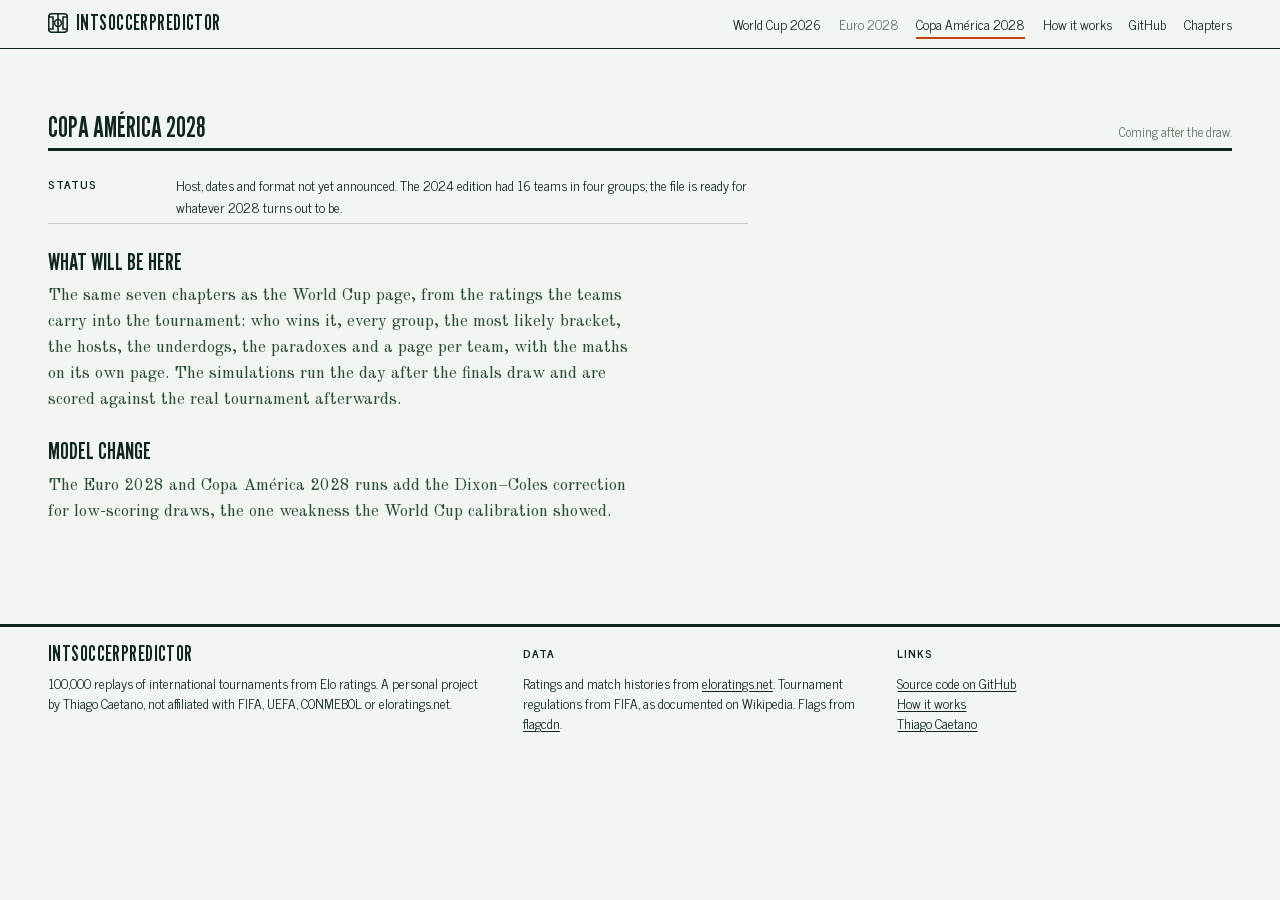
<file: site/copa-america-2028.html>
<!DOCTYPE html>
<html lang="en">
<head>
<meta charset="utf-8">
<meta name="viewport" content="width=device-width, initial-scale=1">
<title>IntSoccerPredictor · Copa América 2028</title>
<meta name="description" content="CONMEBOL Copa América 2028, simulated once the draw is held.">
<link rel="preload" href="fonts/league-gothic-400-latin.woff2" as="font" type="font/woff2" crossorigin>
<link rel="stylesheet" href="css/fonts.css">
<link rel="stylesheet" href="css/site.css">
<link rel="icon" type="image/png" sizes="32x32" href="favicon-32.png">
<link rel="icon" type="image/svg+xml" href="favicon.svg">
<link rel="apple-touch-icon" href="apple-touch-icon.png">
</head>
<body>
<header class="site-header">
  <a class="wordmark" href="/world-cup-2026"><img src="favicon.svg" alt="" width="20" height="20">IntSoccerPredictor</a>
  <nav aria-label="Site">
    <a href="/world-cup-2026">World Cup 2026</a>
    <a class="soon" href="/euro-2028">Euro 2028</a>
    <a href="/copa-america-2028" aria-current="page">Copa América 2028</a>
    <a href="/how-it-works">How it works</a>
    <a href="https://github.com/tcaetanoa-droid/IntSoccerPredictor">GitHub</a>
    <button class="chapters-btn" type="button" popovertarget="chapters">Chapters</button>
  </nav>
</header>
<nav id="chapters" popover aria-label="Chapters">
  <div class="sitenav">
    <a href="/world-cup-2026">World Cup 2026</a>
    <a class="soon" href="/euro-2028">Euro 2028</a>
    <a href="/copa-america-2028" aria-current="page">Copa América 2028</a>
    <a href="/how-it-works">How it works</a>
    <a href="https://github.com/tcaetanoa-droid/IntSoccerPredictor">GitHub</a>
  </div>
  <a href="/world-cup-2026#who-wins-it" autofocus>Who wins it</a>
  <a href="/world-cup-2026#group-stage">Group stage</a>
  <a href="/world-cup-2026#bracket">The bracket</a>
  <a href="/world-cup-2026#hosts">The hosts</a>
  <a href="/world-cup-2026#underdogs">Underdogs</a>
  <a href="/world-cup-2026#paradoxes">Paradoxes</a>
  <a href="/world-cup-2026#pick-a-team">Pick a team</a>
</nav>
<main class="sheet">
<section class="chapter">
  <div class="mast"><h1 class="mt">Copa América 2028</h1><div class="mi">Coming after the draw.</div></div>
  <dl class="facts">
    <div><dt>Status</dt><dd>Host, dates and format not yet announced. The 2024 edition had 16 teams in four groups; the file is ready for whatever 2028 turns out to be.</dd></div>
  </dl>
  <h2>What will be here</h2>
  <p class="intro">The same seven chapters as the World Cup page, from the ratings the teams carry into the tournament: who wins it, every group, the most likely bracket, the hosts, the underdogs, the paradoxes and a page per team, with the maths on its own page. The simulations run the day after the finals draw and are scored against the real tournament afterwards.</p>
  <h2>Model change</h2>
  <p class="intro">The Euro 2028 and Copa América 2028 runs add the Dixon–Coles correction for low-scoring draws, the one weakness the World Cup calibration showed.</p>
</section>
</main>
<footer class="site-footer">
  <div><a class="wordmark" href="/world-cup-2026">IntSoccerPredictor</a>
    <p>100,000 replays of international tournaments from Elo ratings. A personal project by Thiago Caetano, not affiliated with FIFA, UEFA, CONMEBOL or eloratings.net.</p></div>
  <div><div class="fh">Data</div><p>Ratings and match histories from <a href="https://eloratings.net">eloratings.net</a>. Tournament regulations from FIFA, as documented on Wikipedia. Flags from <a href="https://flagcdn.com">flagcdn</a>.</p></div>
  <div><div class="fh">Links</div><p><a href="https://github.com/tcaetanoa-droid/IntSoccerPredictor">Source code on GitHub</a><br><a href="/how-it-works">How it works</a><br><a href="/thiago">Thiago Caetano</a></p></div>
</footer>
<script type="module" src="js/header.js"></script>
</body>
</html>
</file>
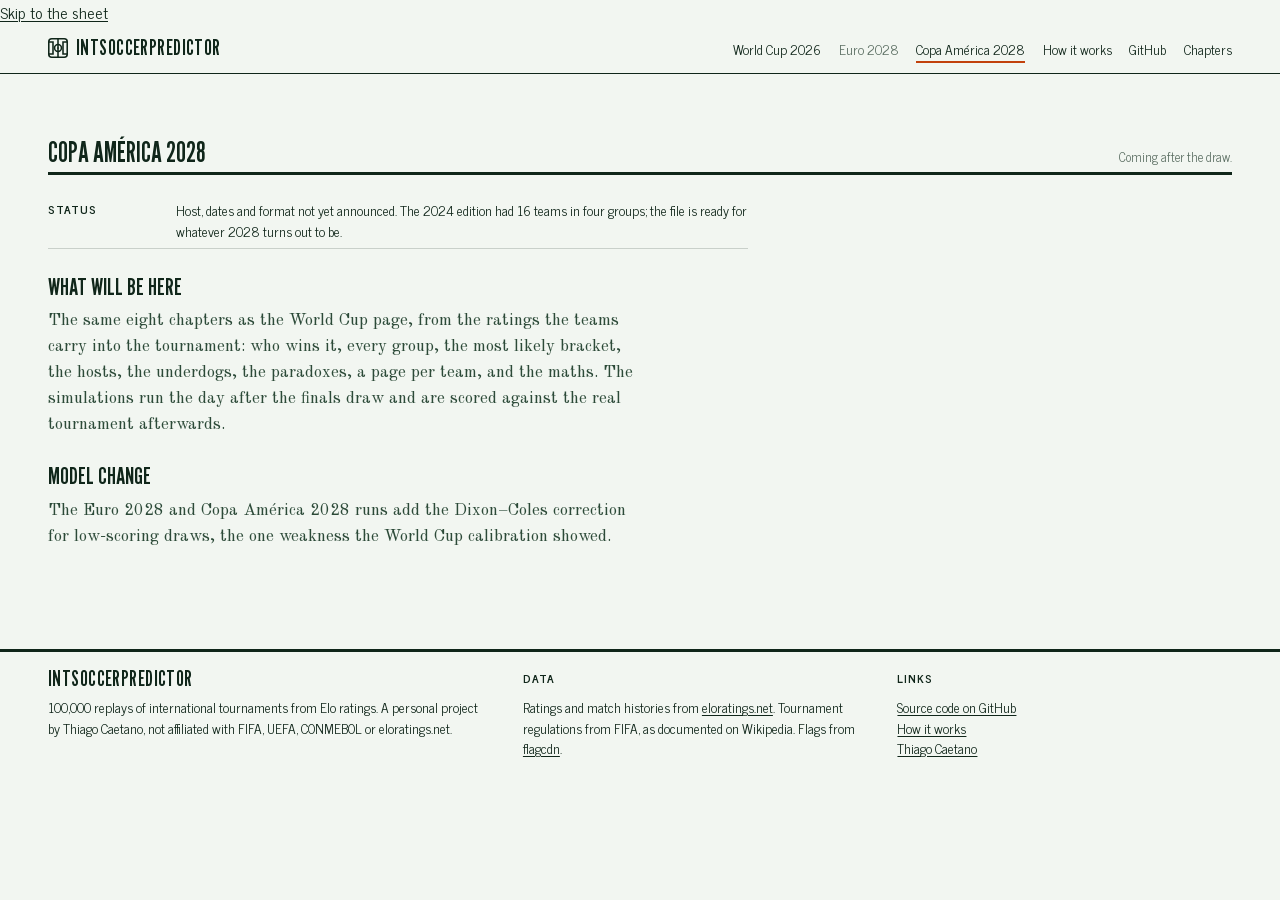
<file: site/copa2028.html>
<!DOCTYPE html>
<html lang="en">
<head>
<meta charset="utf-8">
<meta name="viewport" content="width=device-width, initial-scale=1">
<title>IntSoccerPredictor · Copa América 2028</title>
<meta name="description" content="CONMEBOL Copa América 2028, simulated once the draw is held.">
<link rel="preload" href="fonts/league-gothic-400-latin.woff2" as="font" type="font/woff2" crossorigin>
<link rel="stylesheet" href="css/fonts.css">
<link rel="stylesheet" href="css/site.css">
<link rel="icon" type="image/png" sizes="32x32" href="favicon-32.png">
<link rel="icon" type="image/svg+xml" href="favicon.svg">
<link rel="apple-touch-icon" href="apple-touch-icon.png">
</head>
<body>
<a class="skip" href="#sheet">Skip to the sheet</a>
<header class="site-header">
  <a class="wordmark" href="index.html"><img src="favicon.svg" alt="" width="20" height="20">IntSoccerPredictor</a>
  <nav aria-label="Site">
    <a href="index.html">World Cup 2026</a>
    <a class="soon" href="euro2028.html">Euro 2028</a>
    <a href="copa2028.html" aria-current="page">Copa América 2028</a>
    <a href="how-it-works.html">How it works</a>
    <a href="https://github.com/tcaetanoa-droid/IntSoccerPredictor">GitHub</a>
    <button class="chapters-btn" type="button" popovertarget="chapters">Chapters</button>
  </nav>
</header>
<nav id="chapters" popover aria-label="Chapters">
  <div class="sitenav">
    <a href="index.html">World Cup 2026</a>
    <a class="soon" href="euro2028.html">Euro 2028</a>
    <a href="copa2028.html" aria-current="page">Copa América 2028</a>
    <a href="how-it-works.html">How it works</a>
    <a href="https://github.com/tcaetanoa-droid/IntSoccerPredictor">GitHub</a>
  </div>
  <a href="index.html#who-wins-it" autofocus>Who wins it</a>
  <a href="index.html#group-stage">Group stage</a>
  <a href="index.html#bracket">The bracket</a>
  <a href="index.html#hosts">The hosts</a>
  <a href="index.html#underdogs">Underdogs</a>
  <a href="index.html#paradoxes">Paradoxes</a>
  <a href="index.html#pick-a-team">Pick a team</a>
</nav>
<main class="sheet" id="sheet" tabindex="-1">
<section class="chapter">
  <div class="mast"><h1 class="mt">Copa América 2028</h1><div class="mi">Coming after the draw.</div></div>
  <dl class="facts">
    <div><dt>Status</dt><dd>Host, dates and format not yet announced. The 2024 edition had 16 teams in four groups; the file is ready for whatever 2028 turns out to be.</dd></div>
  </dl>
  <h2>What will be here</h2>
  <p class="intro">The same eight chapters as the World Cup page, from the ratings the teams carry into the tournament: who wins it, every group, the most likely bracket, the hosts, the underdogs, the paradoxes, a page per team, and the maths. The simulations run the day after the finals draw and are scored against the real tournament afterwards.</p>
  <h2>Model change</h2>
  <p class="intro">The Euro 2028 and Copa América 2028 runs add the Dixon–Coles correction for low-scoring draws, the one weakness the World Cup calibration showed.</p>
</section>
</main>
<footer class="site-footer">
  <div><a class="wordmark" href="index.html">IntSoccerPredictor</a>
    <p>100,000 replays of international tournaments from Elo ratings. A personal project by Thiago Caetano, not affiliated with FIFA, UEFA, CONMEBOL or eloratings.net.</p></div>
  <div><div class="fh">Data</div><p>Ratings and match histories from <a href="https://eloratings.net">eloratings.net</a>. Tournament regulations from FIFA, as documented on Wikipedia. Flags from <a href="https://flagcdn.com">flagcdn</a>.</p></div>
  <div><div class="fh">Links</div><p><a href="https://github.com/tcaetanoa-droid/IntSoccerPredictor">Source code on GitHub</a><br><a href="how-it-works.html">How it works</a><br><a href="thiago.html">Thiago Caetano</a></p></div>
</footer>
<script type="module" src="js/header.js"></script>
</body>
</html>
</file>
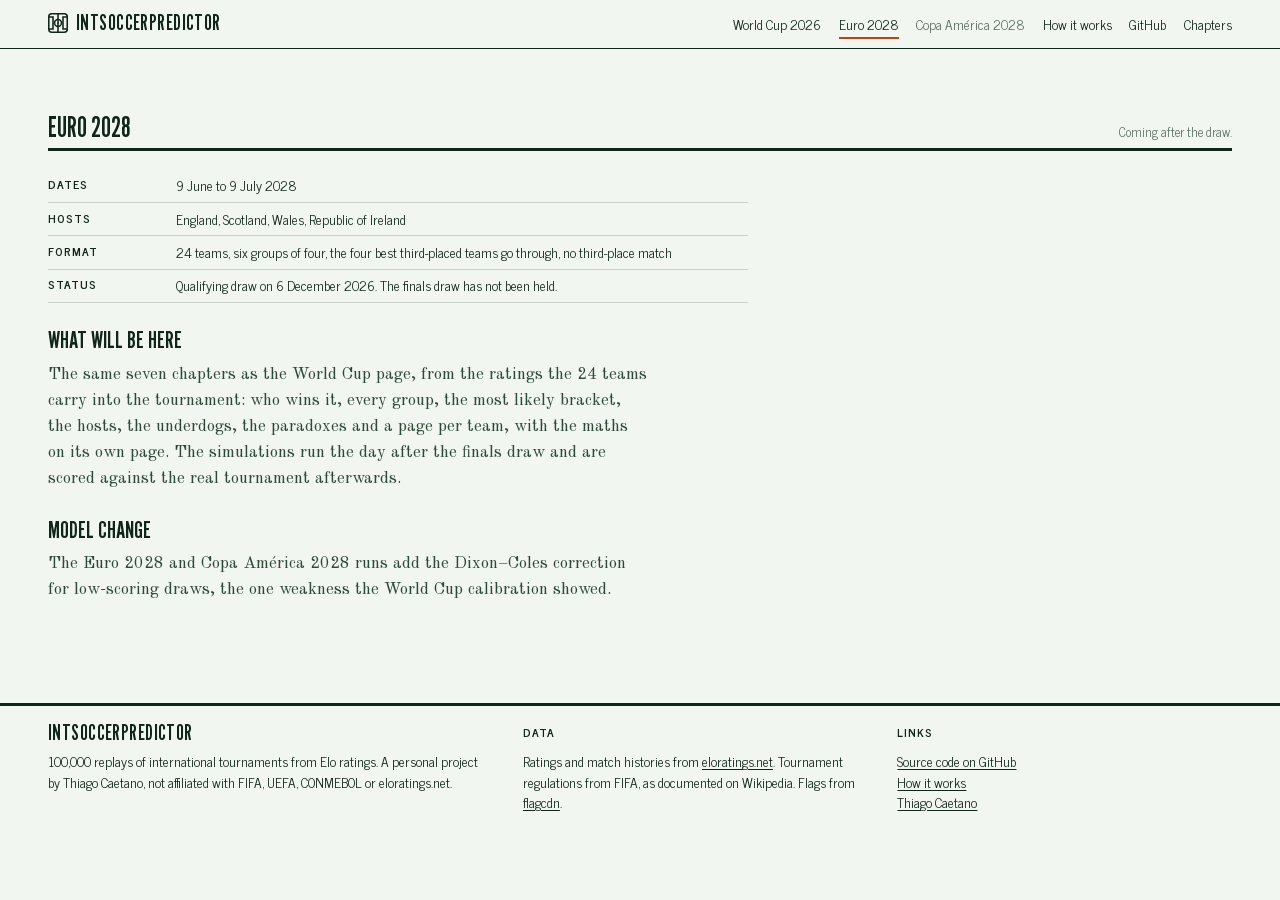
<file: site/euro-2028.html>
<!DOCTYPE html>
<html lang="en">
<head>
<meta charset="utf-8">
<meta name="viewport" content="width=device-width, initial-scale=1">
<title>IntSoccerPredictor · Euro 2028</title>
<meta name="description" content="UEFA Euro 2028, simulated once the finals draw is held.">
<link rel="preload" href="fonts/league-gothic-400-latin.woff2" as="font" type="font/woff2" crossorigin>
<link rel="stylesheet" href="css/fonts.css">
<link rel="stylesheet" href="css/site.css">
<link rel="icon" type="image/png" sizes="32x32" href="favicon-32.png">
<link rel="icon" type="image/svg+xml" href="favicon.svg">
<link rel="apple-touch-icon" href="apple-touch-icon.png">
</head>
<body>
<header class="site-header">
  <a class="wordmark" href="/world-cup-2026"><img src="favicon.svg" alt="" width="20" height="20">IntSoccerPredictor</a>
  <nav aria-label="Site">
    <a href="/world-cup-2026">World Cup 2026</a>
    <a href="/euro-2028" aria-current="page">Euro 2028</a>
    <a class="soon" href="/copa-america-2028">Copa América 2028</a>
    <a href="/how-it-works">How it works</a>
    <a href="https://github.com/tcaetanoa-droid/IntSoccerPredictor">GitHub</a>
    <button class="chapters-btn" type="button" popovertarget="chapters">Chapters</button>
  </nav>
</header>
<nav id="chapters" popover aria-label="Chapters">
  <div class="sitenav">
    <a href="/world-cup-2026">World Cup 2026</a>
    <a href="/euro-2028" aria-current="page">Euro 2028</a>
    <a class="soon" href="/copa-america-2028">Copa América 2028</a>
    <a href="/how-it-works">How it works</a>
    <a href="https://github.com/tcaetanoa-droid/IntSoccerPredictor">GitHub</a>
  </div>
  <a href="/world-cup-2026#who-wins-it" autofocus>Who wins it</a>
  <a href="/world-cup-2026#group-stage">Group stage</a>
  <a href="/world-cup-2026#bracket">The bracket</a>
  <a href="/world-cup-2026#hosts">The hosts</a>
  <a href="/world-cup-2026#underdogs">Underdogs</a>
  <a href="/world-cup-2026#paradoxes">Paradoxes</a>
  <a href="/world-cup-2026#pick-a-team">Pick a team</a>
</nav>
<main class="sheet">
<section class="chapter">
  <div class="mast"><h1 class="mt">Euro 2028</h1><div class="mi">Coming after the draw.</div></div>
  <dl class="facts">
    <div><dt>Dates</dt><dd>9 June to 9 July 2028</dd></div>
    <div><dt>Hosts</dt><dd>England, Scotland, Wales, Republic of Ireland</dd></div>
    <div><dt>Format</dt><dd>24 teams, six groups of four, the four best third-placed teams go through, no third-place match</dd></div>
    <div><dt>Status</dt><dd>Qualifying draw on 6 December 2026. The finals draw has not been held.</dd></div>
  </dl>
  <h2>What will be here</h2>
  <p class="intro">The same seven chapters as the World Cup page, from the ratings the 24 teams carry into the tournament: who wins it, every group, the most likely bracket, the hosts, the underdogs, the paradoxes and a page per team, with the maths on its own page. The simulations run the day after the finals draw and are scored against the real tournament afterwards.</p>
  <h2>Model change</h2>
  <p class="intro">The Euro 2028 and Copa América 2028 runs add the Dixon–Coles correction for low-scoring draws, the one weakness the World Cup calibration showed.</p>
</section>
</main>
<footer class="site-footer">
  <div><a class="wordmark" href="/world-cup-2026">IntSoccerPredictor</a>
    <p>100,000 replays of international tournaments from Elo ratings. A personal project by Thiago Caetano, not affiliated with FIFA, UEFA, CONMEBOL or eloratings.net.</p></div>
  <div><div class="fh">Data</div><p>Ratings and match histories from <a href="https://eloratings.net">eloratings.net</a>. Tournament regulations from FIFA, as documented on Wikipedia. Flags from <a href="https://flagcdn.com">flagcdn</a>.</p></div>
  <div><div class="fh">Links</div><p><a href="https://github.com/tcaetanoa-droid/IntSoccerPredictor">Source code on GitHub</a><br><a href="/how-it-works">How it works</a><br><a href="/thiago">Thiago Caetano</a></p></div>
</footer>
<script type="module" src="js/header.js"></script>
</body>
</html>
</file>
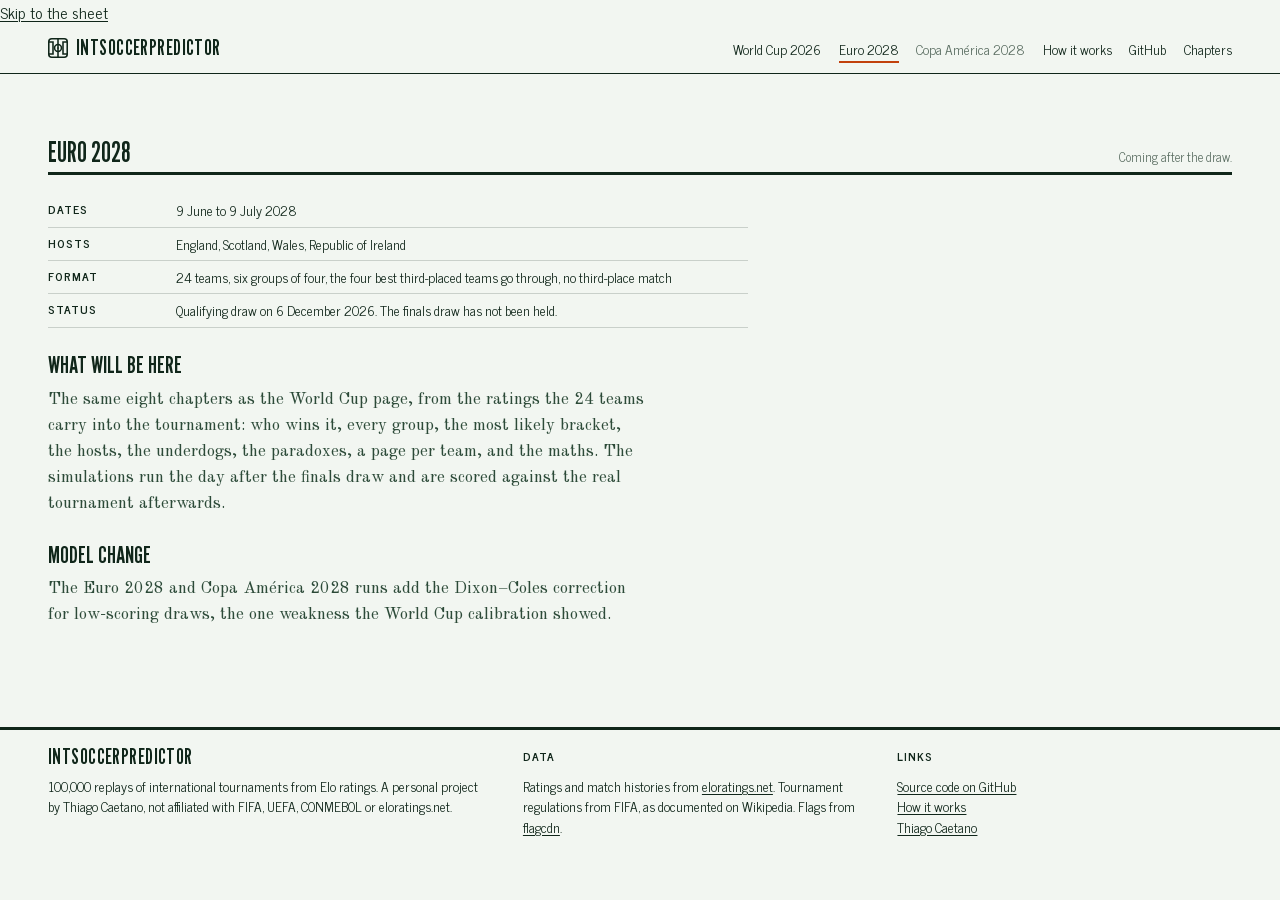
<file: site/euro2028.html>
<!DOCTYPE html>
<html lang="en">
<head>
<meta charset="utf-8">
<meta name="viewport" content="width=device-width, initial-scale=1">
<title>IntSoccerPredictor · Euro 2028</title>
<meta name="description" content="UEFA Euro 2028, simulated once the finals draw is held.">
<link rel="preload" href="fonts/league-gothic-400-latin.woff2" as="font" type="font/woff2" crossorigin>
<link rel="stylesheet" href="css/fonts.css">
<link rel="stylesheet" href="css/site.css">
<link rel="icon" type="image/png" sizes="32x32" href="favicon-32.png">
<link rel="icon" type="image/svg+xml" href="favicon.svg">
<link rel="apple-touch-icon" href="apple-touch-icon.png">
</head>
<body>
<a class="skip" href="#sheet">Skip to the sheet</a>
<header class="site-header">
  <a class="wordmark" href="index.html"><img src="favicon.svg" alt="" width="20" height="20">IntSoccerPredictor</a>
  <nav aria-label="Site">
    <a href="index.html">World Cup 2026</a>
    <a href="euro2028.html" aria-current="page">Euro 2028</a>
    <a class="soon" href="copa2028.html">Copa América 2028</a>
    <a href="how-it-works.html">How it works</a>
    <a href="https://github.com/tcaetanoa-droid/IntSoccerPredictor">GitHub</a>
    <button class="chapters-btn" type="button" popovertarget="chapters">Chapters</button>
  </nav>
</header>
<nav id="chapters" popover aria-label="Chapters">
  <div class="sitenav">
    <a href="index.html">World Cup 2026</a>
    <a href="euro2028.html" aria-current="page">Euro 2028</a>
    <a class="soon" href="copa2028.html">Copa América 2028</a>
    <a href="how-it-works.html">How it works</a>
    <a href="https://github.com/tcaetanoa-droid/IntSoccerPredictor">GitHub</a>
  </div>
  <a href="index.html#who-wins-it" autofocus>Who wins it</a>
  <a href="index.html#group-stage">Group stage</a>
  <a href="index.html#bracket">The bracket</a>
  <a href="index.html#hosts">The hosts</a>
  <a href="index.html#underdogs">Underdogs</a>
  <a href="index.html#paradoxes">Paradoxes</a>
  <a href="index.html#pick-a-team">Pick a team</a>
</nav>
<main class="sheet" id="sheet" tabindex="-1">
<section class="chapter">
  <div class="mast"><h1 class="mt">Euro 2028</h1><div class="mi">Coming after the draw.</div></div>
  <dl class="facts">
    <div><dt>Dates</dt><dd>9 June to 9 July 2028</dd></div>
    <div><dt>Hosts</dt><dd>England, Scotland, Wales, Republic of Ireland</dd></div>
    <div><dt>Format</dt><dd>24 teams, six groups of four, the four best third-placed teams go through, no third-place match</dd></div>
    <div><dt>Status</dt><dd>Qualifying draw on 6 December 2026. The finals draw has not been held.</dd></div>
  </dl>
  <h2>What will be here</h2>
  <p class="intro">The same eight chapters as the World Cup page, from the ratings the 24 teams carry into the tournament: who wins it, every group, the most likely bracket, the hosts, the underdogs, the paradoxes, a page per team, and the maths. The simulations run the day after the finals draw and are scored against the real tournament afterwards.</p>
  <h2>Model change</h2>
  <p class="intro">The Euro 2028 and Copa América 2028 runs add the Dixon–Coles correction for low-scoring draws, the one weakness the World Cup calibration showed.</p>
</section>
</main>
<footer class="site-footer">
  <div><a class="wordmark" href="index.html">IntSoccerPredictor</a>
    <p>100,000 replays of international tournaments from Elo ratings. A personal project by Thiago Caetano, not affiliated with FIFA, UEFA, CONMEBOL or eloratings.net.</p></div>
  <div><div class="fh">Data</div><p>Ratings and match histories from <a href="https://eloratings.net">eloratings.net</a>. Tournament regulations from FIFA, as documented on Wikipedia. Flags from <a href="https://flagcdn.com">flagcdn</a>.</p></div>
  <div><div class="fh">Links</div><p><a href="https://github.com/tcaetanoa-droid/IntSoccerPredictor">Source code on GitHub</a><br><a href="how-it-works.html">How it works</a><br><a href="thiago.html">Thiago Caetano</a></p></div>
</footer>
<script type="module" src="js/header.js"></script>
</body>
</html>
</file>
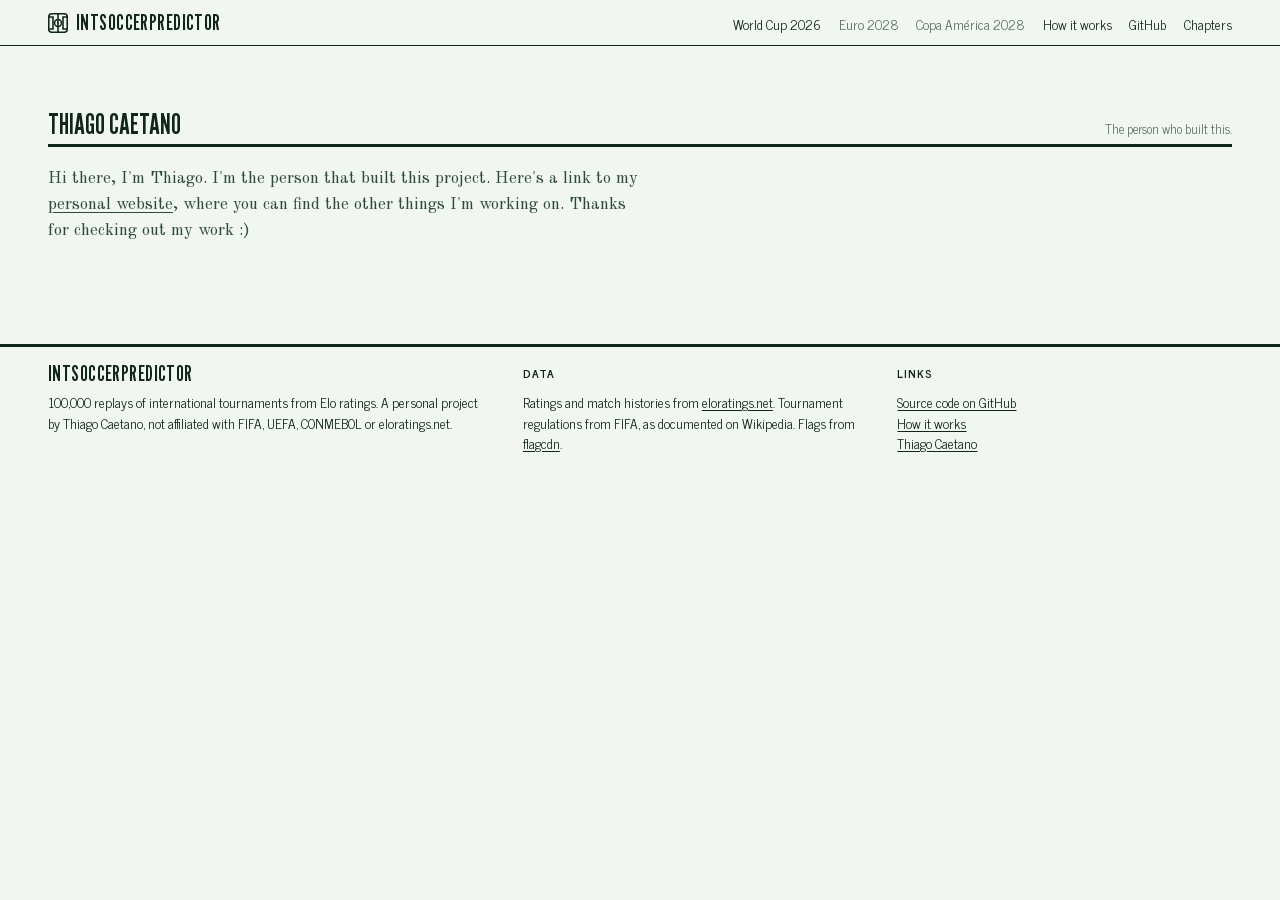
<file: site/thiago.html>
<!DOCTYPE html>
<html lang="en">
<head>
<meta charset="utf-8">
<meta name="viewport" content="width=device-width, initial-scale=1">
<title>IntSoccerPredictor · Thiago Caetano</title>
<meta name="description" content="Thiago Caetano, who built IntSoccerPredictor.">
<link rel="preload" href="fonts/league-gothic-400-latin.woff2" as="font" type="font/woff2" crossorigin>
<link rel="stylesheet" href="css/fonts.css">
<link rel="stylesheet" href="css/site.css">
<link rel="icon" type="image/png" sizes="32x32" href="favicon-32.png">
<link rel="icon" type="image/svg+xml" href="favicon.svg">
<link rel="apple-touch-icon" href="apple-touch-icon.png">
</head>
<body>
<header class="site-header">
  <a class="wordmark" href="/world-cup-2026"><img src="favicon.svg" alt="" width="20" height="20">IntSoccerPredictor</a>
  <nav aria-label="Site">
    <a href="/world-cup-2026">World Cup 2026</a>
    <a class="soon" href="/euro-2028">Euro 2028</a>
    <a class="soon" href="/copa-america-2028">Copa América 2028</a>
    <a href="/how-it-works">How it works</a>
    <a href="https://github.com/tcaetanoa-droid/IntSoccerPredictor">GitHub</a>
    <button class="chapters-btn" type="button" popovertarget="chapters">Chapters</button>
  </nav>
</header>
<nav id="chapters" popover aria-label="Chapters">
  <div class="sitenav">
    <a href="/world-cup-2026">World Cup 2026</a>
    <a class="soon" href="/euro-2028">Euro 2028</a>
    <a class="soon" href="/copa-america-2028">Copa América 2028</a>
    <a href="/how-it-works">How it works</a>
    <a href="https://github.com/tcaetanoa-droid/IntSoccerPredictor">GitHub</a>
  </div>
  <a href="/world-cup-2026#who-wins-it" autofocus>Who wins it</a>
  <a href="/world-cup-2026#group-stage">Group stage</a>
  <a href="/world-cup-2026#bracket">The bracket</a>
  <a href="/world-cup-2026#hosts">The hosts</a>
  <a href="/world-cup-2026#underdogs">Underdogs</a>
  <a href="/world-cup-2026#paradoxes">Paradoxes</a>
  <a href="/world-cup-2026#pick-a-team">Pick a team</a>
</nav>
<main class="sheet">
<section class="chapter">
  <div class="mast"><h1 class="mt">Thiago Caetano</h1><div class="mi">The person who built this.</div></div>
  <p class="intro">Hi there, I'm Thiago. I'm the person that built this project. Here's a link to my <a href="https://www.thiagocaetano.co">personal website</a>, where you can find the other things I'm working on. Thanks for checking out my work :)</p>
</section>
</main>
<footer class="site-footer">
  <div><a class="wordmark" href="/world-cup-2026">IntSoccerPredictor</a>
    <p>100,000 replays of international tournaments from Elo ratings. A personal project by Thiago Caetano, not affiliated with FIFA, UEFA, CONMEBOL or eloratings.net.</p></div>
  <div><div class="fh">Data</div><p>Ratings and match histories from <a href="https://eloratings.net">eloratings.net</a>. Tournament regulations from FIFA, as documented on Wikipedia. Flags from <a href="https://flagcdn.com">flagcdn</a>.</p></div>
  <div><div class="fh">Links</div><p><a href="https://github.com/tcaetanoa-droid/IntSoccerPredictor">Source code on GitHub</a><br><a href="/how-it-works">How it works</a><br><a href="/thiago">Thiago Caetano</a></p></div>
</footer>
<script type="module" src="js/header.js"></script>
</body>
</html>
</file>
<file: site/css/fonts.css>
/* site/css/fonts.css */
/* The three faces, self-hosted. These are the woff2 files Google serves a current Chrome, the
   latin and latin-extended subsets, kept under site/fonts/ with each family's OFL licence beside
   them; nothing on the sheet reaches fonts.googleapis.com or fonts.gstatic.com any more. One face
   per file with Google's own unicode-range, so a page downloads only the subsets its text needs,
   and font-display: swap so the sheet reads while a face is still arriving. Every page preloads
   the masthead's League Gothic latin file, the one face the first paint needs.
   Linked before css/site.css on all four pages. */

/* League Gothic 400 */
@font-face {
  font-family: 'League Gothic';
  font-style: normal;
  font-weight: 400;
  font-display: swap;
  src: url(../fonts/league-gothic-400-latin-ext.woff2) format('woff2');
  unicode-range: U+0100-02BA, U+02BD-02C5, U+02C7-02CC, U+02CE-02D7, U+02DD-02FF, U+0304, U+0308, U+0329, U+1D00-1DBF, U+1E00-1E9F, U+1EF2-1EFF, U+2020, U+20A0-20AB, U+20AD-20C0, U+2113, U+2C60-2C7F, U+A720-A7FF;
}
@font-face {
  font-family: 'League Gothic';
  font-style: normal;
  font-weight: 400;
  font-display: swap;
  src: url(../fonts/league-gothic-400-latin.woff2) format('woff2');
  unicode-range: U+0000-00FF, U+0131, U+0152-0153, U+02BB-02BC, U+02C6, U+02DA, U+02DC, U+0304, U+0308, U+0329, U+2000-206F, U+20AC, U+2122, U+2191, U+2193, U+2212, U+2215, U+FEFF, U+FFFD;
}

/* News Cycle 400 */
@font-face {
  font-family: 'News Cycle';
  font-style: normal;
  font-weight: 400;
  font-display: swap;
  src: url(../fonts/news-cycle-400-latin-ext.woff2) format('woff2');
  unicode-range: U+0100-02BA, U+02BD-02C5, U+02C7-02CC, U+02CE-02D7, U+02DD-02FF, U+0304, U+0308, U+0329, U+1D00-1DBF, U+1E00-1E9F, U+1EF2-1EFF, U+2020, U+20A0-20AB, U+20AD-20C0, U+2113, U+2C60-2C7F, U+A720-A7FF;
}
@font-face {
  font-family: 'News Cycle';
  font-style: normal;
  font-weight: 400;
  font-display: swap;
  src: url(../fonts/news-cycle-400-latin.woff2) format('woff2');
  unicode-range: U+0000-00FF, U+0131, U+0152-0153, U+02BB-02BC, U+02C6, U+02DA, U+02DC, U+0304, U+0308, U+0329, U+2000-206F, U+20AC, U+2122, U+2191, U+2193, U+2212, U+2215, U+FEFF, U+FFFD;
}

/* News Cycle 700 */
@font-face {
  font-family: 'News Cycle';
  font-style: normal;
  font-weight: 700;
  font-display: swap;
  src: url(../fonts/news-cycle-700-latin-ext.woff2) format('woff2');
  unicode-range: U+0100-02BA, U+02BD-02C5, U+02C7-02CC, U+02CE-02D7, U+02DD-02FF, U+0304, U+0308, U+0329, U+1D00-1DBF, U+1E00-1E9F, U+1EF2-1EFF, U+2020, U+20A0-20AB, U+20AD-20C0, U+2113, U+2C60-2C7F, U+A720-A7FF;
}
@font-face {
  font-family: 'News Cycle';
  font-style: normal;
  font-weight: 700;
  font-display: swap;
  src: url(../fonts/news-cycle-700-latin.woff2) format('woff2');
  unicode-range: U+0000-00FF, U+0131, U+0152-0153, U+02BB-02BC, U+02C6, U+02DA, U+02DC, U+0304, U+0308, U+0329, U+2000-206F, U+20AC, U+2122, U+2191, U+2193, U+2212, U+2215, U+FEFF, U+FFFD;
}

/* Old Standard TT 400 */
@font-face {
  font-family: 'Old Standard TT';
  font-style: normal;
  font-weight: 400;
  font-display: swap;
  src: url(../fonts/old-standard-tt-400-latin-ext.woff2) format('woff2');
  unicode-range: U+0100-02BA, U+02BD-02C5, U+02C7-02CC, U+02CE-02D7, U+02DD-02FF, U+0304, U+0308, U+0329, U+1D00-1DBF, U+1E00-1E9F, U+1EF2-1EFF, U+2020, U+20A0-20AB, U+20AD-20C0, U+2113, U+2C60-2C7F, U+A720-A7FF;
}
@font-face {
  font-family: 'Old Standard TT';
  font-style: normal;
  font-weight: 400;
  font-display: swap;
  src: url(../fonts/old-standard-tt-400-latin.woff2) format('woff2');
  unicode-range: U+0000-00FF, U+0131, U+0152-0153, U+02BB-02BC, U+02C6, U+02DA, U+02DC, U+0304, U+0308, U+0329, U+2000-206F, U+20AC, U+2122, U+2191, U+2193, U+2212, U+2215, U+FEFF, U+FFFD;
}

/* Old Standard TT 700 */
@font-face {
  font-family: 'Old Standard TT';
  font-style: normal;
  font-weight: 700;
  font-display: swap;
  src: url(../fonts/old-standard-tt-700-latin-ext.woff2) format('woff2');
  unicode-range: U+0100-02BA, U+02BD-02C5, U+02C7-02CC, U+02CE-02D7, U+02DD-02FF, U+0304, U+0308, U+0329, U+1D00-1DBF, U+1E00-1E9F, U+1EF2-1EFF, U+2020, U+20A0-20AB, U+20AD-20C0, U+2113, U+2C60-2C7F, U+A720-A7FF;
}
@font-face {
  font-family: 'Old Standard TT';
  font-style: normal;
  font-weight: 700;
  font-display: swap;
  src: url(../fonts/old-standard-tt-700-latin.woff2) format('woff2');
  unicode-range: U+0000-00FF, U+0131, U+0152-0153, U+02BB-02BC, U+02C6, U+02DA, U+02DC, U+0304, U+0308, U+0329, U+2000-206F, U+20AC, U+2122, U+2191, U+2193, U+2212, U+2215, U+FEFF, U+FFFD;
}

/* Old Standard TT 400 italic */
@font-face {
  font-family: 'Old Standard TT';
  font-style: italic;
  font-weight: 400;
  font-display: swap;
  src: url(../fonts/old-standard-tt-400-italic-latin-ext.woff2) format('woff2');
  unicode-range: U+0100-02BA, U+02BD-02C5, U+02C7-02CC, U+02CE-02D7, U+02DD-02FF, U+0304, U+0308, U+0329, U+1D00-1DBF, U+1E00-1E9F, U+1EF2-1EFF, U+2020, U+20A0-20AB, U+20AD-20C0, U+2113, U+2C60-2C7F, U+A720-A7FF;
}
@font-face {
  font-family: 'Old Standard TT';
  font-style: italic;
  font-weight: 400;
  font-display: swap;
  src: url(../fonts/old-standard-tt-400-italic-latin.woff2) format('woff2');
  unicode-range: U+0000-00FF, U+0131, U+0152-0153, U+02BB-02BC, U+02C6, U+02DA, U+02DC, U+0304, U+0308, U+0329, U+2000-206F, U+20AC, U+2122, U+2191, U+2193, U+2212, U+2215, U+FEFF, U+FFFD;
}
</file>
<file: site/css/site.css>
/* site/css/site.css */
/* The printed sheet: tokens, faces and the shell first, then the hero, the chapter pattern and
   one block per chapter in page order. Design: PRODUCT.md, DESIGN.md, and the restyle spec
   under docs/superpowers/specs/. */
:root {
  --paper: #F2F6F1; --ink: #10261A; --ink-soft: #2C4A38; --muted: #5B6E62; --orange: #C2410C;
  --hair: rgba(16, 38, 26, .18);
  --f-gs4: #DDE3DC; --f-gs3: #C9D3C7; --f-r32: #C2DFC6; --f-r16: #98C8A2; --f-qf: #6BAE7C;
  --f-4th: #3F8F57; --f-3rd: #B87333; --f-ru: #A8A9AD; --f-w: #C9A227;
  --display: 'League Gothic', 'Arial Narrow', sans-serif;
  --reading: 'Old Standard TT', Georgia, serif;
  --grid: 'News Cycle', 'Arial Narrow', sans-serif;
  --gutter: 48px; --sheet: 1360px;
  /* The sticky masthead's measured height, published by js/header.js. Nothing sits under the
     header until it has been measured, so the value before the script runs is no header at all. */
  --hdr: 0px;
}
* { box-sizing: border-box; }
html { scroll-behavior: smooth; }
@media (prefers-reduced-motion: reduce) { html { scroll-behavior: auto; } * { transition: none !important; } }
body { margin: 0; background: var(--paper); color: var(--ink); font: 16px/1.55 var(--grid); }
a { color: inherit; text-decoration: underline; text-decoration-thickness: 1px; text-underline-offset: .15em; }
:focus-visible { outline: 2px solid var(--orange); outline-offset: 2px; }
/* The browser scrolls a focused element into view with no regard for the sticky masthead, so
   everything a Tab can land on carries the offset the hash targets have, and a little air. */
a, button, input, select, textarea, [tabindex] { scroll-margin-top: calc(var(--hdr) + .5rem); }
::selection { background: var(--ink); color: var(--paper); }
/* Read by assistive technology, never seen: the final value of every printed count. */
.sr { position: absolute; width: 1px; height: 1px; overflow: hidden; clip-path: inset(50%); white-space: nowrap; }
img.flag { width: 20px; height: 14px; object-fit: cover; vertical-align: -2px; margin-right: 7px; box-shadow: 0 0 0 1px var(--hair); }
/* Sideways-scrolling regions: focusable, so the arrow keys scroll them. position: relative so
   the .sr spans inside a wide table are contained and clipped here, not by the viewport. */
.scroll-x { position: relative; overflow-x: auto; scrollbar-width: thin; scrollbar-color: var(--ink) transparent; }
/* The sideways cue, in the foot note's own type: js/dom.js prints the line under a region and
   marks the region while it overflows, so the line shows only while there is more to the right. */
.sxnote { display: none; font-size: .8rem; color: var(--muted); text-align: right; margin: .35rem 0 0; }
.scroll-x.sx + .sxnote { display: block; }

/* site masthead: it stays at the top of the sheet throughout the scroll, on the paper and over
   everything the sheet prints. Its height is not constant — the nav wraps at narrow widths — so
   js/header.js measures it into --hdr, which the pinned screens, the chapter list and every hash
   target are set from. */
.site-header { position: sticky; top: 0; z-index: 5; background: var(--paper); display: flex; justify-content: space-between; align-items: baseline; gap: .6rem 2rem; flex-wrap: wrap; padding: .75rem var(--gutter) .6rem; border-bottom: 1px solid var(--ink); font-size: .85rem; }
.wordmark { font: 1.35rem/1 var(--display); text-transform: uppercase; letter-spacing: .02em; text-decoration: none; }
/* The mark before the wordmark: the favicon at 20px, inline in the text run, so the masthead's
   baseline row and the header height js/header.js measures do not move. */
.site-header .wordmark img { width: 20px; height: 20px; vertical-align: -3px; margin-right: .5rem; }
.site-header nav { display: flex; gap: 1.1rem; flex-wrap: wrap; align-items: baseline; }
.site-header nav a { text-decoration: none; }
.site-header nav a[aria-current="page"] { border-bottom: 2px solid var(--orange); padding-bottom: .1rem; }
/* Feedback, as every row on the sheet has one: a hovered nav link takes the sheet's own underline. */
.site-header nav a:not([aria-current]):hover { text-decoration: underline; }
.site-header nav .soon { color: var(--muted); }
.chapters-btn { font: inherit; color: inherit; background: none; border: 0; padding: 0; cursor: pointer; }
/* The chapter list: a box on paper under the masthead's right edge. Escape and light dismiss
   come from the popover attribute; the first link takes focus on open (autofocus). */
#chapters { position: fixed; inset: calc(var(--hdr) + .4rem) var(--gutter) auto auto; margin: 0; padding: .35rem .9rem .4rem; min-width: 12rem; background: var(--paper); color: var(--ink); border: 1px solid var(--ink); }
#chapters a { display: block; padding: .3rem 0; font-size: .85rem; text-decoration: none; border-top: 1px solid var(--hair); }
#chapters a:first-child { border-top: 0; }
/* The five site links, repeated inside the popover: the masthead carries them at its own width,
   so here they are withdrawn and the chapter list opens the box as before. Below 1024px the
   masthead is one row and they show, a 1px ink rule between them and the chapters. */
#chapters .sitenav { display: none; }
#chapters .sitenav + a { border-top: 0; }
/* Feedback: a hovered chapter takes the 9% ink tint a highlighted list row prints on. */
#chapters a:hover { background: color-mix(in srgb, var(--ink) 9%, transparent); }
/* Without the popover attribute (Safari 16 and earlier, Firefox before 125) the list is a fixed
   box that never hides and a button that does nothing: both are withdrawn, and the chapters stay
   reachable through the sheet itself. */
@supports not selector(:popover-open) { #chapters, .chapters-btn { display: none; } }

/* the sheet */
.sheet { max-width: var(--sheet); margin: 0 auto; padding: 0 var(--gutter); }
/* A hash target lands its own top under the sticky masthead, never behind it. */
#hero, .chapter { scroll-margin-top: var(--hdr); }
/* A chart masthead: the hero's and the placeholder pages'. */
.mast { display: flex; justify-content: space-between; align-items: baseline; gap: .5rem 1.5rem; flex-wrap: wrap; border-bottom: 3px solid var(--ink); padding: 1rem 0 .35rem; }
.mast .mt { margin: 0; font: 1.75rem/1 var(--display); text-transform: uppercase; }
.mast .mi { font-size: .8rem; color: var(--muted); text-align: right; }

/* chapter pattern: title between rules, intro in the reading face, agate tables */
.chapter { padding: 3rem 0 2rem; }
.chapter h2 { font: 2.6rem/.95 var(--display); font-weight: 400; text-transform: uppercase; text-align: center; margin: 0 0 1rem; padding: .35rem 0 .3rem; border-top: 3px solid var(--ink); border-bottom: 3px solid var(--ink); }
.chapter .intro { font: 1.05rem/1.55 var(--reading); color: var(--ink-soft); max-width: 60ch; margin: 0 0 1.2rem; }
.chapter .intro b { color: var(--ink); }
.chapter h3, .chapter .mast ~ h2 { font: 1.5rem/1 var(--display); font-weight: 400; text-transform: uppercase; margin: 1.6rem 0 .6rem; }
.chapter .foot { font-size: .8rem; color: var(--muted); margin-top: .6rem; }
.agate { border-collapse: collapse; width: 100%; font-size: .8rem; }
.agate thead th { font-weight: 700; font-size: .75rem; text-transform: uppercase; letter-spacing: .06em; text-align: right; padding: .3rem .3rem .2rem; border-top: 3px solid var(--ink); border-bottom: 1px solid var(--ink); white-space: nowrap; }
.agate thead th:first-child, .agate tbody th { text-align: left; }
.agate tbody th { font-weight: 700; padding: .25rem .3rem; border-bottom: 1px solid var(--hair); white-space: nowrap; }
.agate tbody th i { font-style: normal; font-weight: 400; font-size: .75rem; color: var(--muted); margin-left: .4rem; }
.agate td { text-align: right; font-variant-numeric: tabular-nums; padding: .25rem .3rem; border-bottom: 1px solid var(--hair); }
/* A fate cell: --fate is its column's colour, --t its printed strength (set by js/print.js). */
.agate td[data-share] { background: color-mix(in srgb, var(--fate) calc(var(--t, 0) * 100%), transparent); }
/* Feedback: a hovered row darkens its ink. */
.agate tbody tr:hover th, .agate tbody tr:hover td { filter: brightness(.94); }

/* phones and tablets */
@media (max-width: 1023px) {
  :root { --gutter: 16px; }
  .mast .mt { font-size: 1.4rem; }
  .mast .mi { text-align: left; }
  .chapter h2 { font-size: 2rem; }
  /* The masthead is one row: the wordmark and the Chapters button. The five site links move into
     the popover, where they keep their states — the current page's 2px orange mark as an
     underline, since a border there would draw the full width of the box. */
  .site-header nav a { display: none; }
  #chapters .sitenav { display: block; }
  #chapters .sitenav + a { border-top: 1px solid var(--ink); }
  #chapters .sitenav a[aria-current="page"] { text-decoration: underline 2px var(--orange); }
  #chapters .sitenav .soon { color: var(--muted); }
}

/* hero: the pin block is taller than the viewport and the held screen sticks inside it;
   js/print.js sets the block's height and, when the held screen does not fit, the flow class. */
#hero .pin { position: relative; }
#hero .held { position: sticky; top: var(--hdr); display: flex; flex-direction: column; }
#hero .pin.flow .held { position: static; }
#hero .hero-grid { display: grid; grid-template-columns: 1.15fr 1fr; gap: 3rem; align-items: start; margin-top: 1.25rem; }
#hero h1 { font: clamp(2.6rem, 5.2vw, 4.4rem)/1 var(--display); font-weight: 400; text-transform: uppercase; margin: 0; }
#hero h1 .hot { display: block; color: var(--orange); }
#hero .lede { font: 1.05rem/1.55 var(--reading); color: var(--ink-soft); max-width: 60ch; margin: 1rem 0 0; }
#hero .col { width: 100%; max-width: 560px; justify-self: end; border-top: 3px solid var(--ink); }
#hero .cl { display: flex; justify-content: space-between; font-weight: 700; font-size: .75rem; text-transform: uppercase; letter-spacing: .08em; padding: .3rem 0 .2rem; }
#hero .hr { display: grid; grid-template-columns: 1fr auto; gap: .6rem; align-items: center; font-size: 1rem; line-height: 1.5; padding: .15rem 0; border-bottom: 1px solid var(--hair); }
#hero .hr .ct { font-variant-numeric: tabular-nums; }
#hero .hr.hot { color: var(--orange); }
#hero .hr.hot .ct { font-weight: 700; }
#hero .hr.rest { color: var(--muted); font-size: .85rem; }
#hero .hr:hover { opacity: 1 !important; }   /* feedback: a faded row goes to full ink; !important beats the painter's inline value */
/* The sheet's first limit: 1.5rem under the taller of the two columns, bleeding to the gutters.
   The held screen ends here, so chapter one's title arrives 3rem under it at the release. */
#hero .limit { height: 3px; background: var(--ink); margin: 1.5rem calc(-1 * var(--gutter)) 0; }
@media (max-width: 1023px) {
  #hero .hero-grid { grid-template-columns: 1fr; gap: 1.5rem; margin-top: 1rem; }
  #hero .col { max-width: none; }
  #hero .hr { font-size: .95rem; line-height: 1.4; padding: .15rem 0; }
}

/* chapter 1: the fate table. Thirteen columns of agate; it scrolls sideways below 1100px. */
#who-wins-it .fate { min-width: 1100px; }
#who-wins-it th.sort { padding: 0; }
#who-wins-it th button { display: block; width: 100%; padding: .3rem .3rem .2rem; border: 0; background: none; font: inherit; color: inherit; letter-spacing: inherit; text-transform: inherit; text-align: inherit; white-space: nowrap; cursor: pointer; }
#who-wins-it th button:focus-visible { outline-offset: -2px; }   /* inside the scroll container, which would clip an outer ring */
#who-wins-it th.sorted button { text-decoration: underline; text-underline-offset: .15em; }
#who-wins-it th[aria-sort="descending"] button::after { content: ' \2193'; }
#who-wins-it th[aria-sort="ascending"] button::after { content: ' \2191'; }
#who-wins-it td.w { font-weight: 700; }
#who-wins-it th.sub { border-left: 1px solid var(--ink); }
#who-wins-it td.sub { border-left: 1px solid var(--hair); color: var(--muted); }

/* chapter 2: the group stage. Twelve ruled boxes, four across, stepping to three, two and one.
   A box is one printed unit: js/groups.js sets --bp (its border's ink) with the label, then its rows. */
#group-stage .wall { display: grid; grid-template-columns: repeat(4, 1fr); gap: 1.1rem .9rem; }
#group-stage .box { border: 1px solid color-mix(in srgb, var(--ink) calc(var(--bp, 1) * 100%), transparent); padding: .4rem .5rem .45rem; }
#group-stage .label { display: flex; justify-content: space-between; align-items: baseline; gap: .4rem; padding-bottom: .2rem; border-bottom: 1px solid var(--ink); font-size: .75rem; line-height: 1.2; }
#group-stage .label b { text-transform: uppercase; letter-spacing: .06em; }
#group-stage .label span { color: var(--muted); text-align: right; white-space: nowrap; }
#group-stage .box table { table-layout: fixed; }
#group-stage .box tbody th, #group-stage .box tbody td { padding: .24rem .18rem; }
#group-stage .box tbody th:first-child, #group-stage .box tbody td:first-child { padding-left: 0; }
#group-stage .box tbody th:last-child, #group-stage .box tbody td:last-child { padding-right: 0; }
#group-stage .box tbody tr:last-child > * { border-bottom: 0; }
#group-stage .tm { overflow: hidden; text-overflow: ellipsis; }
#group-stage em.host { font-style: normal; font-weight: 700; font-size: .75rem; letter-spacing: .08em; text-transform: uppercase; margin-left: .3rem; }
#group-stage .ps { text-align: left; color: var(--muted); }
#group-stage .bar { display: block; height: 6px; background: var(--hair); }
#group-stage .bar i { display: block; height: 100%; width: 0; background: var(--ink); }
/* The rows that usually go out print in muted ink, bar included: no cut lines, no tint. */
#group-stage tr.out th, #group-stage tr.out td { color: var(--muted); }
#group-stage tr.out .bar i { background: var(--muted); }
#group-stage tr.out img.flag { opacity: .75; }
@media (max-width: 1299px) { #group-stage .wall { grid-template-columns: repeat(3, 1fr); } }
@media (max-width: 899px) { #group-stage .wall { grid-template-columns: repeat(2, 1fr); } }
@media (max-width: 559px) { #group-stage .wall { grid-template-columns: 1fr; } }

/* chapter 3: the bracket. Nine columns of ruled tie boxes with the round heads as cells of the
   same grid, so a head centres over its own column whatever width the content gives it. The
   grid's floor is its measured min-content (1104px), so it fills the sheet's 1264px main column
   and only scrolls sideways on narrow screens. The bracket is the sheet's second authored
   moment: js/bracket.js holds the screen with the whole grid in view and prints the knockout
   rounds inside the hold, so the region sticks inside a taller block, as the hero does. */
#bracket .pin { position: relative; }
/* 8px of paper over the held region's content at the lock, so the title's 3px rule does not touch
   the masthead's 1px rule. The class is only ever on a candidate that is actually held, and the
   engine measures candidates without it, so js/print.js adds the same 8 (HOLD_PAD) to the fit
   test, the travel height and the slack. */
#bracket .held { position: sticky; top: var(--hdr); padding-top: 8px; }
#bracket .bracket { position: relative; display: grid; grid-template-columns: repeat(4, 1fr) 1.3fr repeat(4, 1fr); grid-template-rows: auto 560px; gap: 10px 8px; min-width: 1104px; }
#bracket .bh { font-weight: 700; font-size: .75rem; line-height: 1.2; text-transform: uppercase; letter-spacing: .06em; text-align: center; padding-bottom: .2rem; border-bottom: 1px solid var(--ink); }
#bracket .col { display: flex; flex-direction: column; }
#bracket .slot { flex: 1; display: flex; align-items: center; }
/* Equal tracks above and below the final keep it on the semi-finals' mid-line, so the two
   connectors into it run straight; the champion mark and the third-place match hug it. */
#bracket .col.fin .slot { display: grid; grid-template-rows: 1fr auto 1fr; align-items: end; }
#bracket .col.fin .third { align-self: start; }
/* A box's rule prints with it: --bp is the rule's ink, set by js/bracket.js. */
#bracket .m { width: 100%; border: 1px solid color-mix(in srgb, var(--ink) calc(var(--bp, 1) * 100%), transparent); font-size: .75rem; position: relative; }
#bracket .m .mn { position: absolute; right: 3px; top: -10px; font-size: .75rem; line-height: 1; color: var(--muted); background: var(--paper); padding: 0 3px; }
#bracket .tie { display: flex; align-items: center; gap: 4px; padding: 5px; color: var(--muted); }
#bracket .tie + .tie { border-top: 1px solid var(--hair); }
/* The winner of every tie: full ink and bold on a flat 9% ink tint, the same depth on every tie.
   The loser stays muted and js/bracket.js fades it to .75. No orange anywhere in the bracket. */
#bracket .tie.win { color: var(--ink); font-weight: 700; background: color-mix(in srgb, var(--ink) 9%, transparent); }
#bracket .tie .nm { flex: 1; min-width: 0; white-space: nowrap; overflow: hidden; text-overflow: ellipsis; }
#bracket .tie .p { font-variant-numeric: tabular-nums; }
#bracket .bracket img.flag { width: 18px; height: 12px; margin-right: 0; flex: 0 0 auto; }
/* The caption hangs from the final's box instead of sitting in the flow, so the final keeps the
   semi-finals' mid-line and its two connectors stay straight; the third-place block starts low
   enough to clear it. */
#bracket .finwrap { position: relative; }
#bracket .realcap { position: absolute; top: 100%; left: 0; right: 0; margin: .35rem 0 0; font-size: .75rem; line-height: 1.3; color: var(--muted); }
#bracket .third .lbl { font-weight: 700; font-size: .75rem; line-height: 1.2; text-transform: uppercase; letter-spacing: .06em; border-bottom: 1px solid var(--ink); padding-bottom: .15rem; margin: 3.4rem 0 .5rem; }
#bracket .champ { text-align: center; margin-bottom: .9rem; }
#bracket .champ img.flag { width: 30px; height: 21px; margin-right: 0; }
#bracket .champ .cn { display: block; font: 1.5rem/1 var(--display); font-weight: 400; text-transform: uppercase; margin-top: .25rem; }
#bracket .champ .sub { font-size: .75rem; line-height: 1.3; color: var(--muted); margin-top: .2rem; }
#bracket .conn { position: absolute; inset: 0; width: 100%; height: 100%; pointer-events: none; }
#bracket .conn path { fill: none; stroke: var(--ink); stroke-width: 1; }
/* The road to the final: the eight connectors on the two finalists' routes stay at 2px. */
#bracket .conn path.on { stroke-width: 2; }
/* Feedback: a hovered tie darkens its ink; the loser's fade is a design state, not a print
   state, so hover does not undo it. */
#bracket .tie:hover { filter: brightness(.94); }
/* The phone summary: on a screen too narrow for the grid, the result before the road to it. Ruled
   like every unit on the sheet, a 3px ink rule over it and a hairline under it, no box. It follows
   the grid's own overflow state — the .sx class js/dom.js writes in the layout pass, on layout and
   on resize — so it is out of the layout wherever the grid fits whole and nothing is duplicated. */
#bracket .bsum { display: none; border-top: 3px solid var(--ink); border-bottom: 1px solid var(--hair); padding: .9rem 0 1rem; margin: 0 0 1.4rem; }
/* A browser without :has() never matches this and keeps the unit hidden: the phone behaviour the
   sheet had before this batch, the grid scrolling sideways on its own. */
#bracket .lock:has(> .scroll-x.sx) .bsum { display: block; }
#bracket .bsum .champ { margin-bottom: 1.1rem; }
#bracket .bsum .m { max-width: 300px; margin: 0 auto; }
/* In the grid the caption hangs off the final's box; here it sits in the flow under it. */
#bracket .bsum .realcap { position: static; text-align: center; margin: .7rem 0 0; }

/* chapter 4: the hosts. Three regions in equal columns, each a small chart of nine plain ink bars
   in fate order with the shared axis in runs behind them. js/hosts.js draws a chart at its
   holder's measured pixel width and redraws it when that changes, so nothing is scaled by a
   viewBox and every label is 12px at every width; the turned fate names cost the chart 94px of
   height, measured. The bars carry no colour but ink, the axis no weight but a hairline. */
#hosts .regions { display: grid; grid-template-columns: repeat(3, minmax(0, 1fr)); gap: 0 28px; }
#hosts .hn { display: flex; align-items: center; gap: .45rem; margin: 0 0 .5rem; font: 1.5rem/1 var(--display); font-weight: 400; text-transform: uppercase; }
#hosts .hn img.flag { width: 26px; height: 18px; margin: 0; }
#hosts .holder { min-width: 0; }
#hosts .hc { display: block; }
#hosts .hc text { font-family: var(--grid); }
#hosts .hc .lab { font-weight: 700; letter-spacing: .06em; fill: var(--ink); text-transform: uppercase; }
#hosts .hc .val { fill: var(--ink); font-variant-numeric: tabular-nums; }
#hosts .hc .tick { fill: var(--muted); font-variant-numeric: tabular-nums; }
#hosts .hc .grid { stroke: var(--hair); stroke-width: 1; }
#hosts .hc .base { stroke: var(--ink); stroke-width: 1; }
#hosts .hc .bar { fill: var(--ink); }
/* Three across needs about 330px a column: at 1151px the column is 333px and the closest pair of
   counts over two short bars still clears by 3.2px. Below that the regions stack, each chart
   capped so a lone one does not run the width of a tablet. */
@media (max-width: 1150px) {
  #hosts .regions { grid-template-columns: minmax(0, 1fr); gap: 2.2rem; }
  #hosts .reg { max-width: 560px; }
}

/* chapter 5: underdogs. Two ruled agate tables, the five weakest and the three first-time
   champions, both with the team columns of chapter one. Fixed layout: left to the auto layout a
   cell's width follows the length of its column head, so "Got out of the group" would print a
   tint block three times the area of "3rd, out" for a smaller number, an accidental second
   encoding. The team column takes the slack and the four count columns share what is left
   equally, so a tint reads by its colour alone. Below the 1100px floor the tables scroll
   sideways inside the sheet, as chapter one's does. js/underdogs.js prints a table at a time. */
#underdogs .agate { table-layout: fixed; min-width: 1100px; }
#underdogs .agate th:first-child { width: 20%; }
#underdogs .agate .el { width: 5rem; }
/* Four count heads are sentences; they wrap and sit on the 1px rule under the head row. */
#underdogs .agate thead th { white-space: normal; vertical-align: bottom; }

/* chapter 6: paradoxes. The trophy chart, six plain ink bars with the percentage over each and
   a dashed divider between the new contenders and the faded giants, then the three versus pairs
   as 1px ink boxes. js/paradoxes.js draws the chart at its holder's measured pixel width and
   redraws it when that changes, as chapter four does, so nothing is scaled by a viewBox and
   every label is 12px at every width; the frame is printed from the start and the bars grow into
   it. A pair is one printed unit: the module sets --bp, its rules' ink, with its label. */
/* A line under a bar needs its own column and 10px of air. The widest of them once the two-part
   title lines break in two is "did not qualify" at 65.3px, measured at 12px News Cycle, ahead of
   "Netherlands" at 61.2px, so six columns need 6 × 75.3 plus the 34px axis column and the 8px
   right edge: 494px, rounded up. Below that the region scrolls sideways, as chapter one's table
   does; the title lines go back to one line above 892px, where the longest fits whole. */
#paradoxes .holder { min-width: 500px; }
#paradoxes .tc { display: block; }
#paradoxes .tc text { font-family: var(--grid); }
#paradoxes .tc .bar { fill: var(--ink); }
#paradoxes .tc .val { fill: var(--ink); font-weight: 700; font-variant-numeric: tabular-nums; }
#paradoxes .tc .tn { fill: var(--ink); font-weight: 700; }
#paradoxes .tc .ts { fill: var(--muted); }
#paradoxes .tc .tick { fill: var(--muted); font-variant-numeric: tabular-nums; }
#paradoxes .tc .grid { stroke: var(--hair); stroke-width: 1; }
#paradoxes .tc .base { stroke: var(--ink); stroke-width: 1; }
#paradoxes .tc .dv { stroke: var(--ink); stroke-width: 1; }
#paradoxes .tc .dl { fill: var(--ink); font-weight: 700; letter-spacing: .06em; }
/* the three versus pairs: three ruled boxes across, one column below 900px */
#paradoxes .pairs { display: grid; grid-template-columns: repeat(3, minmax(0, 1fr)); gap: 0 28px; margin-top: .2rem; }
#paradoxes .pbox { border: 1px solid color-mix(in srgb, var(--ink) calc(var(--bp, 1) * 100%), transparent); padding: .65rem .75rem .75rem; min-width: 0; }
/* A box label that is a sentence, not a column head: sentence case, bold, no tracking, over its
   own rule. Caps and .06em belong to the short labels on the sheet. */
#paradoxes .plab { font: 700 .8rem/1.3 var(--grid); text-transform: none; letter-spacing: normal; color: var(--ink); padding-bottom: .3rem; margin-bottom: .55rem; border-bottom: 1px solid color-mix(in srgb, var(--ink) calc(var(--bp, 1) * 100%), transparent); }
/* The label's rule closes the head, so the agate inside a box drops its own 3px rule. Both team
   names print in the regular weight, so the bold on the bigger number reads as the mark. */
#paradoxes .vst thead th { border-top: 0; padding-top: 0; }
#paradoxes .vst tbody th { font-weight: 400; }
#paradoxes .vst tbody .el { color: var(--muted); }
#paradoxes .vst tbody tr.hi th, #paradoxes .vst tbody tr.hi td { font-weight: 700; }
#paradoxes .prz { font: .95rem/1.55 var(--reading); color: var(--ink-soft); margin: .6rem 0 0; }
@media (max-width: 900px) { #paradoxes .pairs { grid-template-columns: minmax(0, 1fr); gap: 1.4rem; } }

/* chapter 7: pick a team. The picker is a printed field under its line of favourites; the team
   head is ruled off; then five regions of the sheet — one row of chapter one's fate table at full
   width, and two columns of ruled lists with a solid ink bar beside each number. No cards, no
   radius, no fill. js/team.js prints a row as it crosses the reading line, and on a pick fades
   the old team's ink to paper before the new team prints. */
#pick-a-team .pk { margin: 0 0 1.3rem; }
#pick-a-team .lead { margin: 0 0 .5rem; font-size: .95rem; }
#pick-a-team .sep { color: var(--muted); margin: 0 .3rem; }
/* The search box: the chosen team's flag, the input itself, and the clear button. The results
   list hangs off .sw, so opening it moves nothing on the page and it takes the field's width. */
#pick-a-team .sw { position: relative; width: 320px; max-width: 100%; }
#pick-a-team .srch { display: flex; align-items: center; gap: .5rem; padding: .4rem .6rem; border: 1px solid var(--ink); border-radius: 0; background: none; }
#pick-a-team .srch img.flag { margin: 0; flex: 0 0 auto; }
#pick-a-team .si { flex: 1; min-width: 0; border: 0; padding: 0; background: none; color: var(--ink); font: 1rem/1.3 var(--grid); }
#pick-a-team .si:focus { outline: 0; }             /* the box around it carries the focus ring */
#pick-a-team .srch:focus-within { outline: 2px solid var(--orange); outline-offset: 2px; }
#pick-a-team .srch .x { margin-left: auto; padding: 0 0 0 .4rem; border: 0; background: none; color: var(--muted); font: 400 1.05rem/1 var(--grid); cursor: pointer; }
#pick-a-team .res { position: absolute; top: calc(100% + 4px); left: 0; min-width: 100%; max-width: 100%; z-index: 4; max-height: 15rem; overflow-y: auto; background: var(--paper); border: 1px solid var(--ink); }
#pick-a-team .res .r { display: flex; align-items: center; padding: .25rem .5rem; font-size: .875rem; white-space: nowrap; cursor: pointer; }
#pick-a-team .res .r b { margin-left: auto; padding-left: .75rem; font-weight: 400; color: var(--muted); font-variant-numeric: tabular-nums; }
/* The highlighted row on a flat ink tint, the depth a winning tie prints at in the bracket. The
   count goes a step darker on that tint: --muted would read 4.19:1 on it, under the floor. */
#pick-a-team .res .r.on, #pick-a-team .res .r:hover { background: color-mix(in srgb, var(--ink) 9%, transparent); }
#pick-a-team .res .r.on b, #pick-a-team .res .r:hover b { color: var(--ink-soft); }
#pick-a-team .res .none { color: var(--muted); cursor: default; }
#pick-a-team .res .none:hover { color: var(--ink-soft); }   /* it takes the same tint, so the same step darker */
/* the team head, ruled off from the regions under it */
#pick-a-team .th { display: flex; align-items: flex-start; gap: 1rem; padding: 0 0 .7rem; border-bottom: 1px solid var(--ink); }
#pick-a-team .th > img.flag { width: 64px; height: 44px; margin: .1rem 0 0; flex: 0 0 auto; }
#pick-a-team .tn { font: 2rem/1 var(--display); font-weight: 400; text-transform: uppercase; }
#pick-a-team .tm { font-size: .9rem; color: var(--ink-soft); margin-top: .25rem; font-variant-numeric: tabular-nums; }
#pick-a-team .tc { margin-left: auto; text-align: right; }
#pick-a-team .tc b { display: block; font: 700 2rem/1 var(--grid); font-variant-numeric: tabular-nums; }
/* The direct child only: the count's own .sr and .ct spans live inside the <b> beside it. */
#pick-a-team .tc > span { display: block; margin-top: .2rem; font: 700 .75rem/1.4 var(--grid); text-transform: uppercase; letter-spacing: .06em; color: var(--muted); }
/* the five regions: a League Gothic head over a 1px rule, no boxes and no cards */
#pick-a-team .reg { margin-top: 1.5rem; }
#pick-a-team .reg h3 { margin: 0 0 .45rem; padding-bottom: .12rem; border-bottom: 1px solid var(--ink); }
#pick-a-team .regs { margin: -.25rem 0 .5rem; font-size: .8rem; color: var(--muted); }
#pick-a-team .cols { display: grid; grid-template-columns: 1fr 1fr; gap: 0 2.6rem; align-items: start; }
#pick-a-team .col { min-width: 0; }
/* One row of chapter one's table, so every count sits under its own head, the first one too. */
#pick-a-team .strip thead th:first-child { text-align: right; }
/* A list row's hairline prints with the row: --rp is its ink, set by js/team.js. */
#pick-a-team .lrow, #pick-a-team .krow, #pick-a-team .orow { padding: .3rem; font-size: .875rem; border-bottom: 1px solid color-mix(in srgb, var(--hair) calc(var(--rp, 1) * 100%), transparent); }
#pick-a-team .lrow { display: grid; grid-template-columns: 7.5rem minmax(0, 1fr) 4.6rem; gap: .75rem; align-items: center; }
#pick-a-team .krow { display: grid; grid-template-columns: 10.5rem minmax(0, 1fr) 2.6rem; gap: .75rem; align-items: center; }
#pick-a-team .krow .nm { white-space: nowrap; overflow: hidden; text-overflow: ellipsis; }
#pick-a-team .bar { display: block; height: 8px; background: var(--ink); }
#pick-a-team .val { text-align: right; font-variant-numeric: tabular-nums; }
/* The opponents are their own container, so the round label drops onto its own line when the
   column is narrow, at whatever width the page is. */
#pick-a-team .reg.opp { container-type: inline-size; }
#pick-a-team .orow { display: grid; grid-template-columns: 7.5rem minmax(0, 1fr); gap: .2rem .75rem; }
#pick-a-team .olb { color: var(--ink-soft); }
/* The three opponents of a round are three equal columns, so the first, second and third flag
   each sit on one vertical line down the region; a name too long for its column is cut with an
   ellipsis rather than wrapping the row. An item is a flex row whose name is the only part that
   shrinks, so the ellipsis takes the name and the percentage stays whole. Flex has no
   vertical-align, so the flag's own 2px drop below the baseline is painted back on. */
#pick-a-team .olist { display: grid; grid-template-columns: repeat(3, minmax(0, 1fr)); gap: .2rem 1.4rem; }
#pick-a-team .oitem { display: flex; align-items: baseline; min-width: 0; white-space: nowrap; overflow: hidden; }
#pick-a-team .oitem img.flag, #pick-a-team .oitem b { flex: 0 0 auto; }
#pick-a-team .oitem img.flag { position: relative; top: 2px; }
#pick-a-team .onm { min-width: 0; overflow: hidden; text-overflow: ellipsis; }
#pick-a-team .oitem b { margin-left: .35rem; font-weight: 400; color: var(--muted); font-variant-numeric: tabular-nums; }
@container (max-width: 560px) {
  #pick-a-team .orow { grid-template-columns: minmax(0, 1fr); }
  #pick-a-team .olist { gap: .2rem 1rem; }
}
/* Three columns need 128.8px each for the widest item, "Netherlands 10.9%" with its flag,
   measured at .875rem News Cycle; with the label on its own line the region needs 3 × 128.8 plus
   its two 1rem gaps and its own .3rem padding, 428px, to hold them. Below that the three go one
   per line: at 390 the region is 358px and a column would be 105.5px. */
@container (max-width: 440px) {
  #pick-a-team .olist { grid-template-columns: minmax(0, 1fr); }
}
/* Feedback: a hovered list row darkens its ink. */
#pick-a-team .lrow:hover, #pick-a-team .krow:hover, #pick-a-team .orow:hover { filter: brightness(.94); }
#pick-a-team .ex { font: 1.05rem/1.55 var(--reading); color: var(--ink-soft); max-width: 60ch; margin: 0; }
@media (max-width: 900px) { #pick-a-team .cols { grid-template-columns: minmax(0, 1fr); } }
/* Under 16px iOS zooms the page when the field is focused. */
@media (max-width: 600px), (pointer: coarse) { #pick-a-team .si { font-size: 16px; } }

/* chapter 8: how it works. The method as printed steps: the prose left, the formula and its key
   right, then the calibration chart and the five commands that regenerate the page. */
#how-it-works .mstep { display: grid; grid-template-columns: 1fr 1.12fr; gap: 0 44px; border-top: 1px solid var(--ink); padding: 1.05rem 0 .85rem; }
#how-it-works .mcol { min-width: 0; }
#how-it-works h3 { margin: 0 0 .5rem; }
/* On its own page a step's title is an h2 under the page's h1, in the chapter sub-head's face, not the
   chapter title's: the same declarations as .chapter h3, with the chapter h2's rules and centring undone. */
#how-it-works .mstep h2 { font: 1.5rem/1 var(--display); font-weight: 400; text-transform: uppercase; margin: 1.6rem 0 .6rem; text-align: left; border: 0; padding: 0; margin: 0 0 .5rem; }
#how-it-works .mprose { font: 1.05rem/1.55 var(--reading); color: var(--ink-soft); max-width: 62ch; margin: 0; }
#how-it-works .mprose b, #how-it-works .mprose em { color: var(--ink); }
/* A superscript or subscript in running text still has to clear the 12px floor. */
#how-it-works sup, #how-it-works sub { font-size: max(12px, .72em); }
/* A display equation is maths that cannot wrap. At 20px KaTeX's smallest level stays at 12px, and
   the longest lines scroll inside their column instead of pushing the page sideways. */
#how-it-works .eq { font-size: 20px; line-height: 1.4; color: var(--ink); margin: 0 0 .2rem; overflow-x: auto; overflow-y: hidden; }
#how-it-works .eq .katex-display { margin: .35em 0; }
#how-it-works .mfn { font: .8rem/1.5 var(--grid); color: var(--muted); margin: .5rem 0 .2rem; }
/* A label line: these three read as sentences, so they are set as sentence-case bold heads over
   their 1px ink rule, part of the ruled frame, never a unit. */
#how-it-works .klab { font: 700 .8rem/1.3 var(--grid); text-transform: none; letter-spacing: normal; color: var(--ink); border-bottom: 1px solid var(--ink); padding-bottom: .25rem; }
/* A symbol key: agate, two columns, the symbol at 1rem so KaTeX's script level clears 12px. */
#how-it-works table.key { table-layout: fixed; margin: .55rem 0 .7rem; }
#how-it-works table.key thead th:first-child { width: 158px; }
#how-it-works table.key th:nth-child(2), #how-it-works table.key td { text-align: left; }
#how-it-works table.key tbody th { font: 700 1rem/1.5 var(--grid); white-space: normal; vertical-align: top; padding: .3rem .3rem; }
#how-it-works table.key td { color: var(--ink-soft); vertical-align: top; padding: .42rem .3rem; }
/* The parameter tables. The K and G pair stands side by side at its own widths. */
#how-it-works table.pt { margin: .6rem 0 .2rem; }
#how-it-works table.pt th:last-child, #how-it-works table.pt td:last-child { text-align: left; }
#how-it-works .two { display: flex; flex-wrap: wrap; align-items: flex-start; gap: 0 2.6rem; margin: .6rem 0 .2rem; }
#how-it-works .two table.pt { width: auto; margin: 0; }
#how-it-works .two th, #how-it-works .two td { text-align: left; padding-right: 1.4rem; }
/* The worked example: the sheet's rules, not a box. A 3px ink rule opens it and a hairline closes
   it; its label line keeps its own rule between them, and its numbers stay in full ink. */
#how-it-works .ex { border-top: 3px solid var(--ink); border-bottom: 1px solid var(--hair); padding: .55rem 0 .7rem; margin: .8rem 0 .2rem; }
#how-it-works .ex p { font: .95rem/1.55 var(--reading); color: var(--ink-soft); margin: .5rem 0 0; }
#how-it-works .ex b { color: var(--ink); font-weight: 700; font-variant-numeric: tabular-nums; }
/* The calibration chart: ink lines, hollow ink dots, hairline grid. The caption reads over the two
   panels with the legend flush right on the same line. */
#how-it-works .calwrap { margin: 1.7rem 0 0; }
#how-it-works .caprow { display: flex; justify-content: space-between; align-items: baseline; gap: 0 2.4rem; }
#how-it-works .capt { flex: 1 1 62%; font: .8rem/1.5 var(--grid); color: var(--muted); max-width: 100ch; margin: .5rem 0 0; }
#how-it-works .cleg { flex: 0 1 34%; display: flex; flex-wrap: wrap; justify-content: flex-end; gap: .4rem 1.4rem; font: .8rem/1.5 var(--grid); color: var(--muted); margin: .5rem 0 0; }
#how-it-works .cleg span { display: inline-flex; align-items: center; gap: .45rem; }
#how-it-works .cleg svg { display: block; overflow: visible; }
#how-it-works .cal2 { display: grid; grid-template-columns: 1fr 1fr; gap: 0 32px; margin: .55rem 0 0; }
#how-it-works .cal2 svg { display: block; }
#how-it-works .cal2 text { font-family: var(--grid); }
#how-it-works .cal2 .ttl, #how-it-works .cal2 .sl { fill: var(--ink); font-weight: 700; }
#how-it-works .cal2 .ttl { letter-spacing: .06em; }
#how-it-works .cal2 .tick, #how-it-works .cal2 .axl { fill: var(--muted); }
#how-it-works .cal2 .tick { font-variant-numeric: tabular-nums; }
#how-it-works .cal2 .grid, #how-it-works .cal2 .zero { stroke: var(--hair); stroke-width: 1; }
#how-it-works .cal2 .base { stroke: var(--ink); stroke-width: 1; }
#how-it-works .ln { fill: none; stroke: var(--ink); stroke-width: 1.5; }
#how-it-works .ob { fill: var(--paper); stroke: var(--ink); stroke-width: 1.4; }
/* "Reproduce it": the five commands down the left, what each one does on the right. */
#how-it-works .repro { margin: 1.8rem 0 0; }
#how-it-works .rlead { font: .9rem/1.65 var(--grid); color: var(--ink-soft); max-width: 100ch; margin: .5rem 0 0; }
#how-it-works .rlist { margin: .15rem 0 0; }
#how-it-works .rrow { display: grid; grid-template-columns: 272px minmax(0, 1fr); gap: 0 1.4rem; padding: .4rem 0; align-items: baseline; }
#how-it-works .rrow + .rrow { border-top: 1px solid var(--hair); }
#how-it-works .rwhat { font: .9rem/1.5 var(--grid); color: var(--ink-soft); }
#how-it-works .rfoot { font: .8rem/1.5 var(--grid); color: var(--muted); margin: .55rem 0 0; }
#how-it-works code { font-family: ui-monospace, Menlo, monospace; font-size: .85rem; color: var(--ink); }
/* A panel needs about 600px for its 12px axis text, and two of them plus the 32px gutter need
   1232px of content, which the sheet has from 1328px up; below that they stack. The step grid
   holds its two columns down to 1024px. Below 632px one panel is under 600px, so the chart keeps
   its width and scrolls sideways inside its wrapper. */
@media (max-width: 1327px) { #how-it-works .cal2 { grid-template-columns: minmax(0, 1fr); } }
@media (max-width: 1023px) { #how-it-works .mstep { grid-template-columns: minmax(0, 1fr); gap: 0; } }
@media (max-width: 631px) {
  #how-it-works .cal2 { min-width: 600px; }
  /* At this width the 272px command column leaves the description a word a line, so it reads as a
     command over what it does, still one hairlined row. */
  #how-it-works .rrow { grid-template-columns: minmax(0, 1fr); }
}

/* footer: the sheet's colophon */
.site-footer { max-width: var(--sheet); margin: 3rem auto 0; padding: 1rem var(--gutter) 2rem; border-top: 3px solid var(--ink); display: grid; grid-template-columns: 1.3fr 1fr 1fr; gap: 2.5rem; font-size: .85rem; line-height: 1.5; }
.site-footer p { margin: .5rem 0 0; }
/* The three column heads share one line box, so the three columns' text starts on one line. */
.site-footer .wordmark, .site-footer .fh { display: block; line-height: 1.35rem; }
.site-footer .fh { font-weight: 700; font-size: .75rem; text-transform: uppercase; letter-spacing: .08em; }
@media (max-width: 1023px) { .site-footer { grid-template-columns: 1fr; gap: 1.25rem; } }

/* placeholder pages: a ruled key list of what is known. The chart masthead's title is the page's
   h1, so a sub-head under it is an h2 at the chapter sub-head's size, not a chapter title. */
.chapter .mast ~ h2 { text-align: left; padding: 0; border: 0; }
/* A page whose masthead is followed straight by its one sentence needs the air .facts carries. */
.mast + .intro { margin-top: 1.2rem; }
.facts { margin: 1.2rem 0 0; max-width: 70ch; }
.facts div { display: grid; grid-template-columns: 7rem 1fr; gap: 1rem; padding: .35rem 0; border-bottom: 1px solid var(--hair); font-size: .85rem; }
.facts dt { font-weight: 700; font-size: .75rem; text-transform: uppercase; letter-spacing: .08em; margin: 0; }
.facts dd { margin: 0; }
</file>
